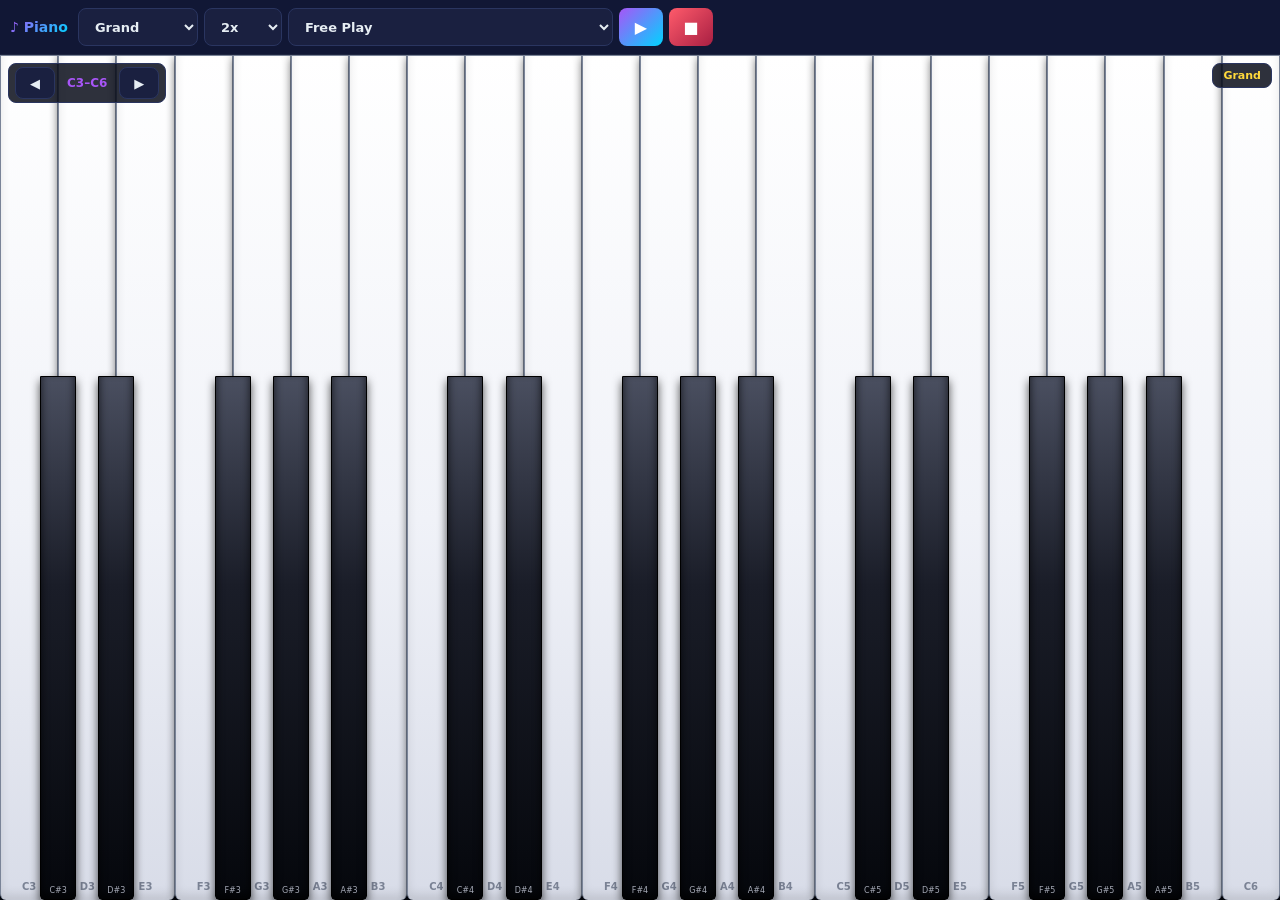
<file: index.html>
<!DOCTYPE html>
<html lang="en">
  <head>
    <meta charset="UTF-8" />
    <meta http-equiv="refresh" content="0; url=/piano-studio/" />
    <meta name="viewport" content="width=device-width, initial-scale=1.0" />
    <title>Piano Studio</title>
    <style>
      html, body {
        margin: 0;
        height: 100%;
        background: #050810;
        color: #e6edf3;
        font-family: Arial, sans-serif;
        display: grid;
        place-items: center;
      }
      a {
        color: #a855f7;
        text-decoration: none;
      }
    </style>
  </head>
  <body>
    <p>Redirecting to <a href="/piano-studio/">Piano Studio</a>...</p>
  </body>
</html>
</file>
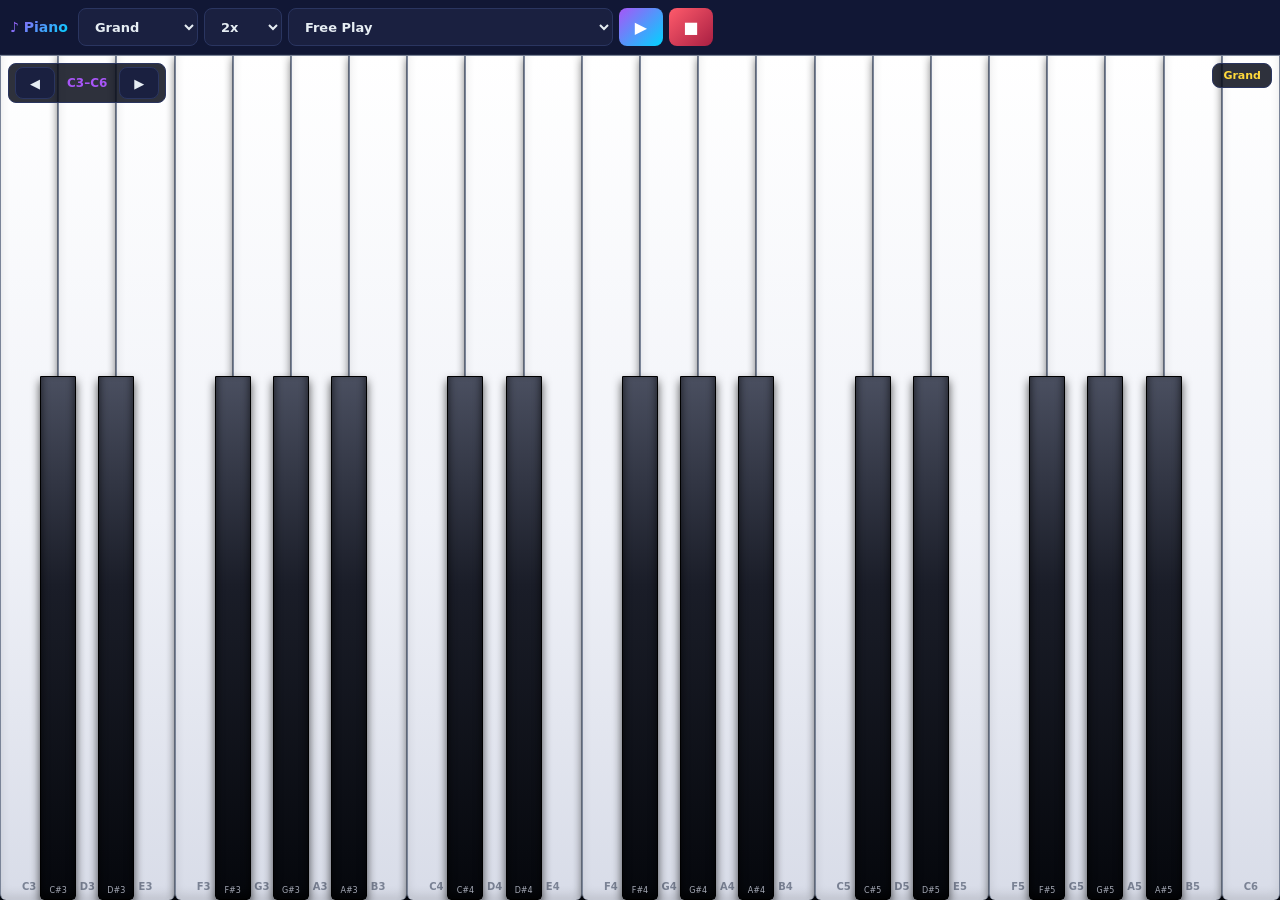
<file: piano-studio/index.html>
<!DOCTYPE html>
<html lang="en">
<head>
<meta charset="UTF-8">
<meta name="viewport" content="width=device-width, initial-scale=1, maximum-scale=1, user-scalable=no, viewport-fit=cover">
<meta name="mobile-web-app-capable" content="yes">
<meta name="apple-mobile-web-app-capable" content="yes">
<meta name="apple-mobile-web-app-status-bar-style" content="black-translucent">
<meta name="theme-color" content="#050810">
<title>Piano Studio</title>
<link rel="stylesheet" href="styles.css">
</head>
<body>

<div id="bar">
  <div id="logo">♪ Piano</div>
  <select id="inst">
    <option value="grand">Grand</option>
    <option value="electric">Electric</option>
    <option value="bright">Bright</option>
    <option value="musicbox">Music Box</option>
    <option value="organ">Organ</option>
    <option value="harp">Harp</option>
    <option value="synth">Synth</option>
  </select>
  <select id="speed">
    <option value="1">1x</option>
    <option value="1.5">1.5x</option>
    <option value="2" selected>2x</option>
    <option value="3">3x</option>
    <option value="4">4x</option>
  </select>
  <select id="song"><option value="">Free Play</option></select>
  <button class="btn-play" id="play">▶</button>
  <button class="btn-stop" id="stop">■</button>
</div>

<div id="wrap">
  <div id="octave">
    <button id="oct-down">◀</button>
    <span id="oct-label">C3</span>
    <button id="oct-up">▶</button>
  </div>
  <div id="status">Ready</div>
  <div id="piano"></div>
</div>

<script src="songs.js"></script>
<script src="audio.js"></script>
<script src="piano.js"></script>
<script src="player.js"></script>
<script src="app.js"></script>
</body>
</html>
</file>
<file: piano-studio/styles.css>
*{margin:0;padding:0;box-sizing:border-box;font-family:system-ui,-apple-system,sans-serif;-webkit-tap-highlight-color:transparent;-webkit-touch-callout:none}
html,body{height:100%;width:100%;background:#050810;color:#e6edf3;overflow:hidden;position:fixed;overscroll-behavior:none;user-select:none;-webkit-user-select:none;touch-action:manipulation;padding:env(safe-area-inset-top) env(safe-area-inset-right) env(safe-area-inset-bottom) env(safe-area-inset-left)}
body{display:flex;flex-direction:column}
#bar{padding:8px 10px;background:#111735;display:flex;gap:6px;align-items:center;border-bottom:1px solid #1e2540;flex-shrink:0;overflow-x:auto;scrollbar-width:none}
#bar::-webkit-scrollbar{display:none}
#logo{font-weight:900;font-size:14px;background:linear-gradient(135deg,#a855f7,#00d4ff);-webkit-background-clip:text;background-clip:text;-webkit-text-fill-color:transparent;margin-right:4px;white-space:nowrap}
select,button{padding:9px 12px;background:#1a2040;color:#e6edf3;border:1px solid #2a3560;border-radius:8px;font:inherit;font-size:13px;font-weight:600;cursor:pointer;white-space:nowrap;min-height:38px;touch-action:manipulation}
select:active,button:active{background:#2a3560}
.btn-play{background:linear-gradient(135deg,#a855f7,#00d4ff);border:none;color:#fff;min-width:44px;font-size:16px}
.btn-stop{background:linear-gradient(135deg,#ff5b6b,#a81f42);border:none;color:#fff;min-width:44px;font-size:16px}
#wrap{flex:1;position:relative;background:radial-gradient(circle at 50% 0%,#131a35 0%,#060912 60%);overflow:hidden;min-height:0;touch-action:none}
#piano{position:absolute;inset:0;touch-action:none}
#octave{position:absolute;top:8px;left:8px;display:flex;gap:4px;align-items:center;background:rgba(10,14,26,.85);padding:3px 6px;border-radius:8px;border:1px solid #2a3560;z-index:10}
#octave button{padding:6px 12px;font-size:13px;min-height:32px;min-width:40px}
#octave span{color:#a855f7;font-weight:800;font-size:12px;padding:0 8px;min-width:52px;text-align:center}
#status{position:absolute;top:8px;right:8px;background:rgba(10,14,26,.85);padding:5px 10px;border-radius:8px;border:1px solid #2a3560;font-size:11px;color:#ffd93b;font-weight:700;z-index:10;max-width:45%;overflow:hidden;text-overflow:ellipsis;white-space:nowrap}
.k{position:absolute;bottom:0;cursor:pointer;touch-action:none;user-select:none;transition:background .05s,transform .04s}
.k.w{background:linear-gradient(180deg,#fff,#f0f2f8 55%,#d8dce8);border:1px solid #7a8498;border-bottom:none;border-radius:0 0 6px 6px;box-shadow:inset 0 -6px 10px rgba(0,0,0,.1),0 4px 8px rgba(0,0,0,.5);z-index:1}
.k.w .n{position:absolute;bottom:8px;left:0;right:0;text-align:center;font-size:10px;color:#7a8294;font-weight:700;pointer-events:none}
.k.w.on{background:linear-gradient(180deg,#d0b0ff,#a890e0);transform:translateY(2px);box-shadow:inset 0 -3px 6px rgba(120,80,200,.5),0 0 30px rgba(168,85,247,.9)}
.k.w.hint{background:linear-gradient(180deg,#fff8c4,#ffd93b);box-shadow:0 0 40px rgba(255,217,59,1),inset 0 0 25px rgba(255,217,59,.7);animation:hp .6s ease-in-out infinite alternate}
.k.b{background:linear-gradient(180deg,#4a4f60 0%,#1a1d28 40%,#05070c 100%);border:1px solid #000;border-radius:0 0 4px 4px;box-shadow:inset 0 -5px 8px rgba(0,0,0,.7),0 5px 10px rgba(0,0,0,.7);z-index:2}
.k.b .n{position:absolute;bottom:4px;left:0;right:0;text-align:center;font-size:8px;color:#a4a8b4;pointer-events:none}
.k.b.on{background:linear-gradient(180deg,#a890e0,#6b4ec0);transform:translateY(2px);box-shadow:0 0 30px rgba(168,85,247,.95)}
.k.b.hint{background:linear-gradient(180deg,#ffe066,#d4a017);box-shadow:0 0 40px rgba(255,217,59,1);animation:hp .6s ease-in-out infinite alternate}
@keyframes hp{from{filter:brightness(1)}to{filter:brightness(1.35)}}
@media (max-width:480px){
  #bar{padding:6px 8px;gap:5px}
  #logo{font-size:12px}
  select,button{padding:8px 10px;font-size:12px;min-height:36px}
  #status{font-size:10px;padding:4px 8px}
  #octave button{padding:5px 9px;min-width:34px}
  .k.w .n{font-size:9px;bottom:6px}
  .k.b .n{font-size:7px}
}
@media (orientation:landscape) and (max-height:500px){
  #bar{padding:4px 8px;gap:4px}
  #logo{display:none}
  select,button{padding:6px 9px;font-size:11px;min-height:30px}
  #status{top:4px;right:4px;font-size:10px;padding:3px 7px}
  #octave{top:4px;left:4px;padding:2px 5px}
  #octave button{padding:4px 8px;min-width:30px}
  .k.w .n{font-size:9px;bottom:5px}
  .k.b .n{display:none}
}
</file>
